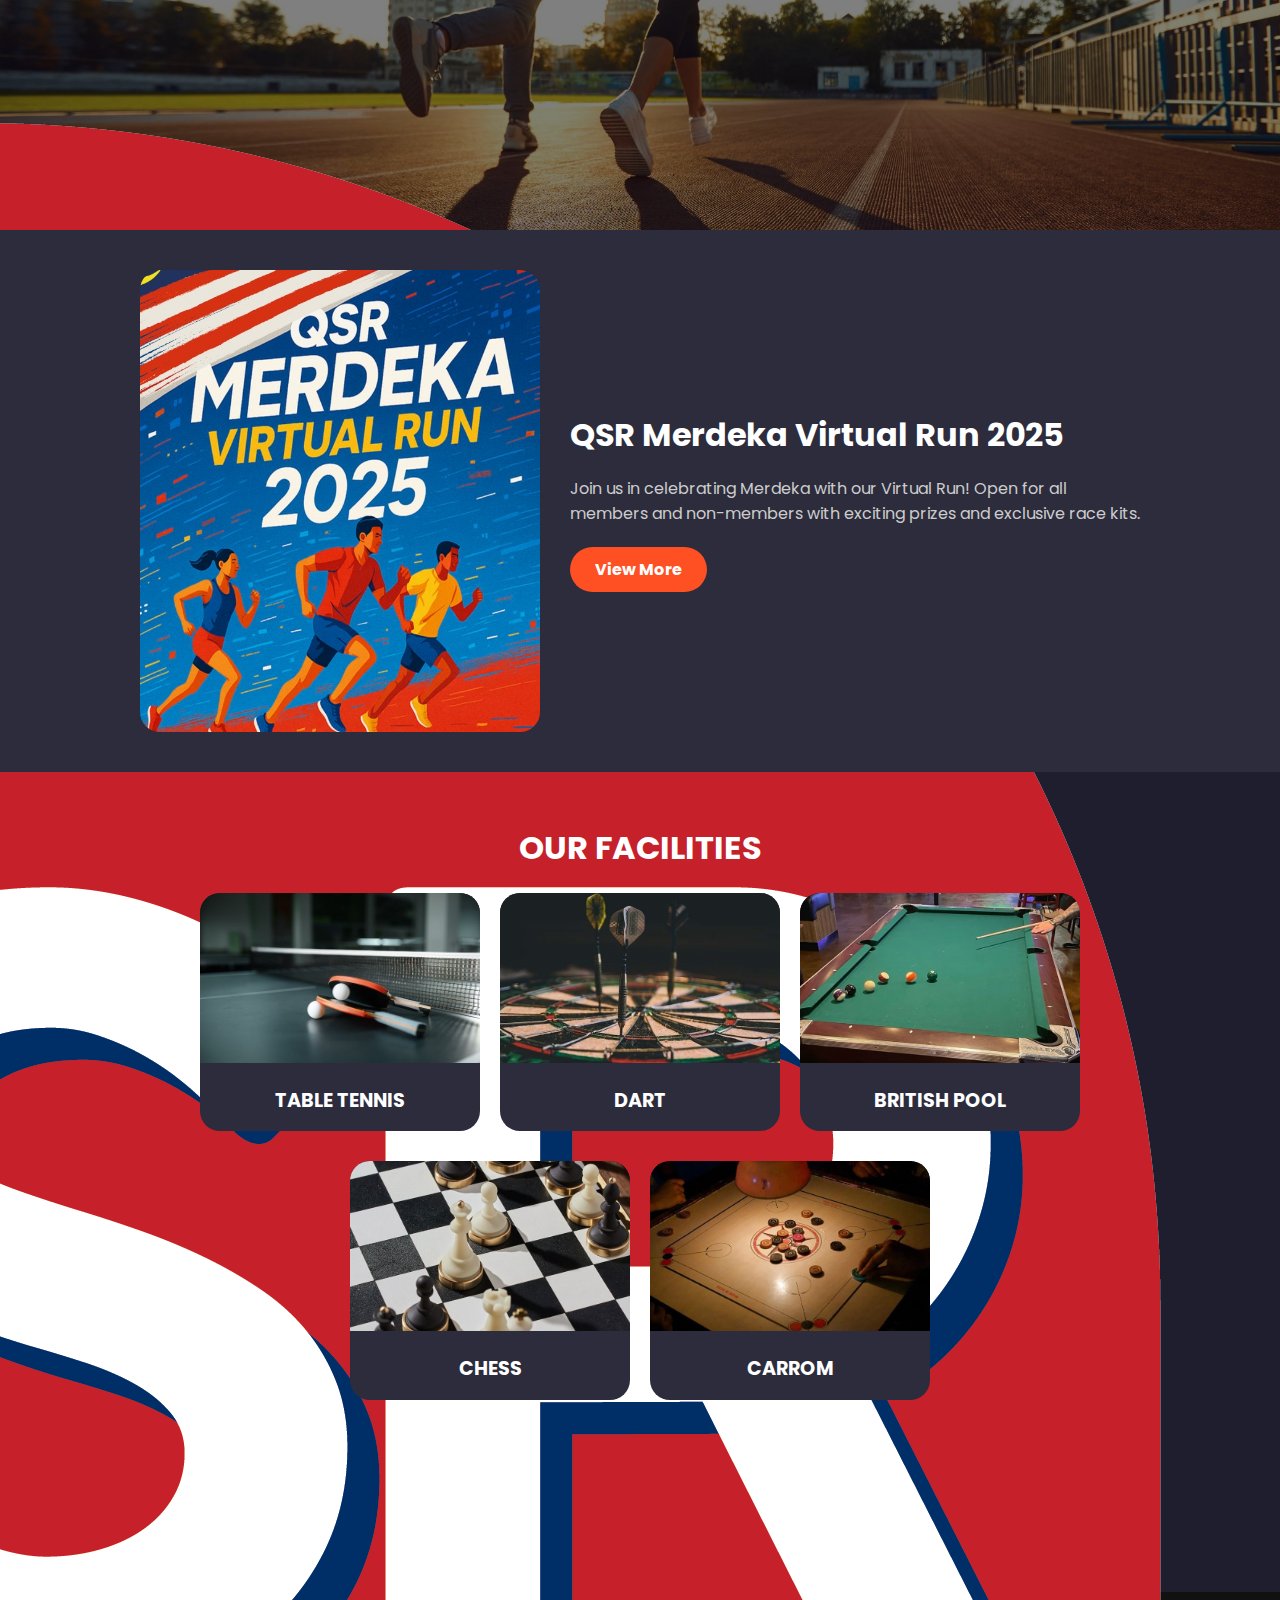
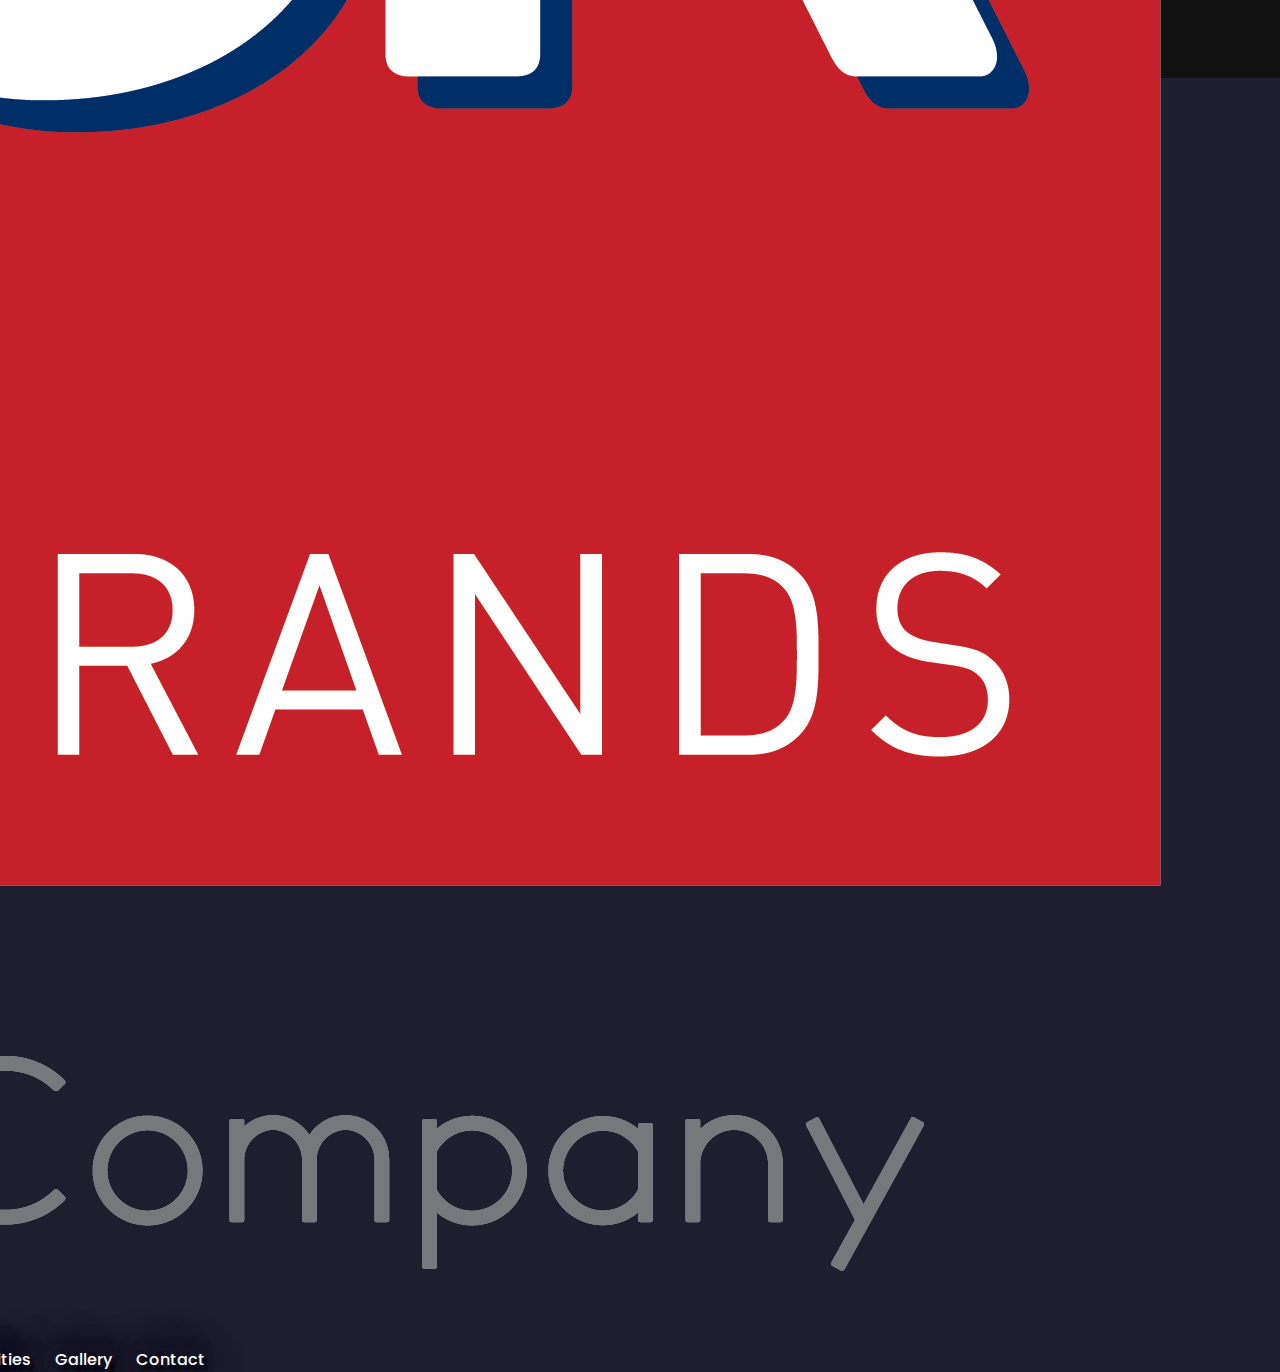
<file: index.html>
<!DOCTYPE html>
<html lang="en">
<head>
  <meta charset="UTF-8" />
  <meta name="viewport" content="width=device-width, initial-scale=1.0"/>
  <title>QSR Brands Sports & Recreation Club</title>
  <link href="https://fonts.googleapis.com/css2?family=Poppins:wght@400;700&display=swap" rel="stylesheet">
  <link rel="stylesheet" href="style.css" />
</head>
<body>  


<!-- Header -->
  <header class="hero-header">
    <div class="overlay">
      <div class="nav-container">
<nav id="navbar">
  <div class="nav-left">
    <a href="index.html">
      <img src="image/qsr_logo.png" alt="QSR Brands Logo" class="logo" />
    </a>
  </div>
  <div class="nav-right">
    <a href="index.html">Home</a>
    <a href="events.html">Events</a>
    <a href="facilities.html">Facilities</a>
    <a href="#">Gallery</a>
    <a href="#">Contact</a>
  </div>
</nav>

      </div>
      <h1>QSR SPORTS & RECREATION CLUB</h1>
    </div>
  </header>

  <!-- Events Section -->
  <section class="event-highlight">
    <div class="event-content">
      <img src="image/run.jpg" alt="Virtual Run" class="event-image" />
      <div class="event-details">
        <h2>QSR Merdeka Virtual Run 2025</h2>
        <p>Join us in celebrating Merdeka with our Virtual Run! Open for all members and non-members with exciting prizes and exclusive race kits.</p>
        <a href="merdeka_run.html" class="btn-event">View More</a>
      </div>
    </div>
  </section>

  <!-- Facilities Section -->
  <h2 class="section-title">OUR FACILITIES</h2>
  <div class="classes-grid">
  <!-- Row 1: 3 items -->
  <div class="row row-3">
    <div class="class-card">
      <img src="image/table_tennis.jpg" alt="Table Tennis" />
      <h3>TABLE TENNIS</h3>
    </div>
    <div class="class-card">
      <img src="image/dart.jpg" alt="DART" />
      <h3>DART</h3>
    </div>
    <div class="class-card">
      <img src="image/pool.jpg" alt="British Pool" />
      <h3>BRITISH POOL</h3>
    </div>
    </div>

  <!-- Row 2: 2 items -->
  <div class="row row-2">
    <div class="class-card">
      <img src="image/chess.jpg" alt="Chess" />
      <h3>CHESS</h3>
    </div>
    <div class="class-card">
      <img src="image/carrom.jpg" alt="Carrom" />
      <h3>CARROM</h3>
    </div>
  </div>
  </div>
 
  <!-- Booking Button -->
  <div class="booking-btn-container">
  <a target="_blank" href="booking.html" class="btn-booking">Book a Facility</a>
  </div>




  <!-- Footer -->
  <footer>
    <p>Contact us at <a href="mailto:qsrsport@qsrbrands.com">qsrsport@qsrbrands.com</a>
    <p>&copy; 2025 QSR Brands Sports & Recreation Club</p>
  </footer>

  <button id="backToTop">&#8679;</button>

  <script>
  const sections = document.querySelectorAll('.section-title, .classes-grid, .event-highlight');
  const observer = new IntersectionObserver(entries => {
    entries.forEach(entry => {
      if (entry.isIntersecting) {
        entry.target.classList.add('visible');
      }
    });
  }, {
    threshold: 0.2
  });

  sections.forEach(section => {
    observer.observe(section);
  });


  const backToTopBtn = document.getElementById("backToTop");

  window.onscroll = function () {
    if (document.body.scrollTop > 300 || document.documentElement.scrollTop > 300) {
      backToTopBtn.style.display = "block";
    } else {
      backToTopBtn.style.display = "none";
    }
  };

  backToTopBtn.addEventListener("click", function () {
    window.scrollTo({
      top: 0,
      behavior: "smooth"
    });
  });
</script>


</body>
</html>
</file>
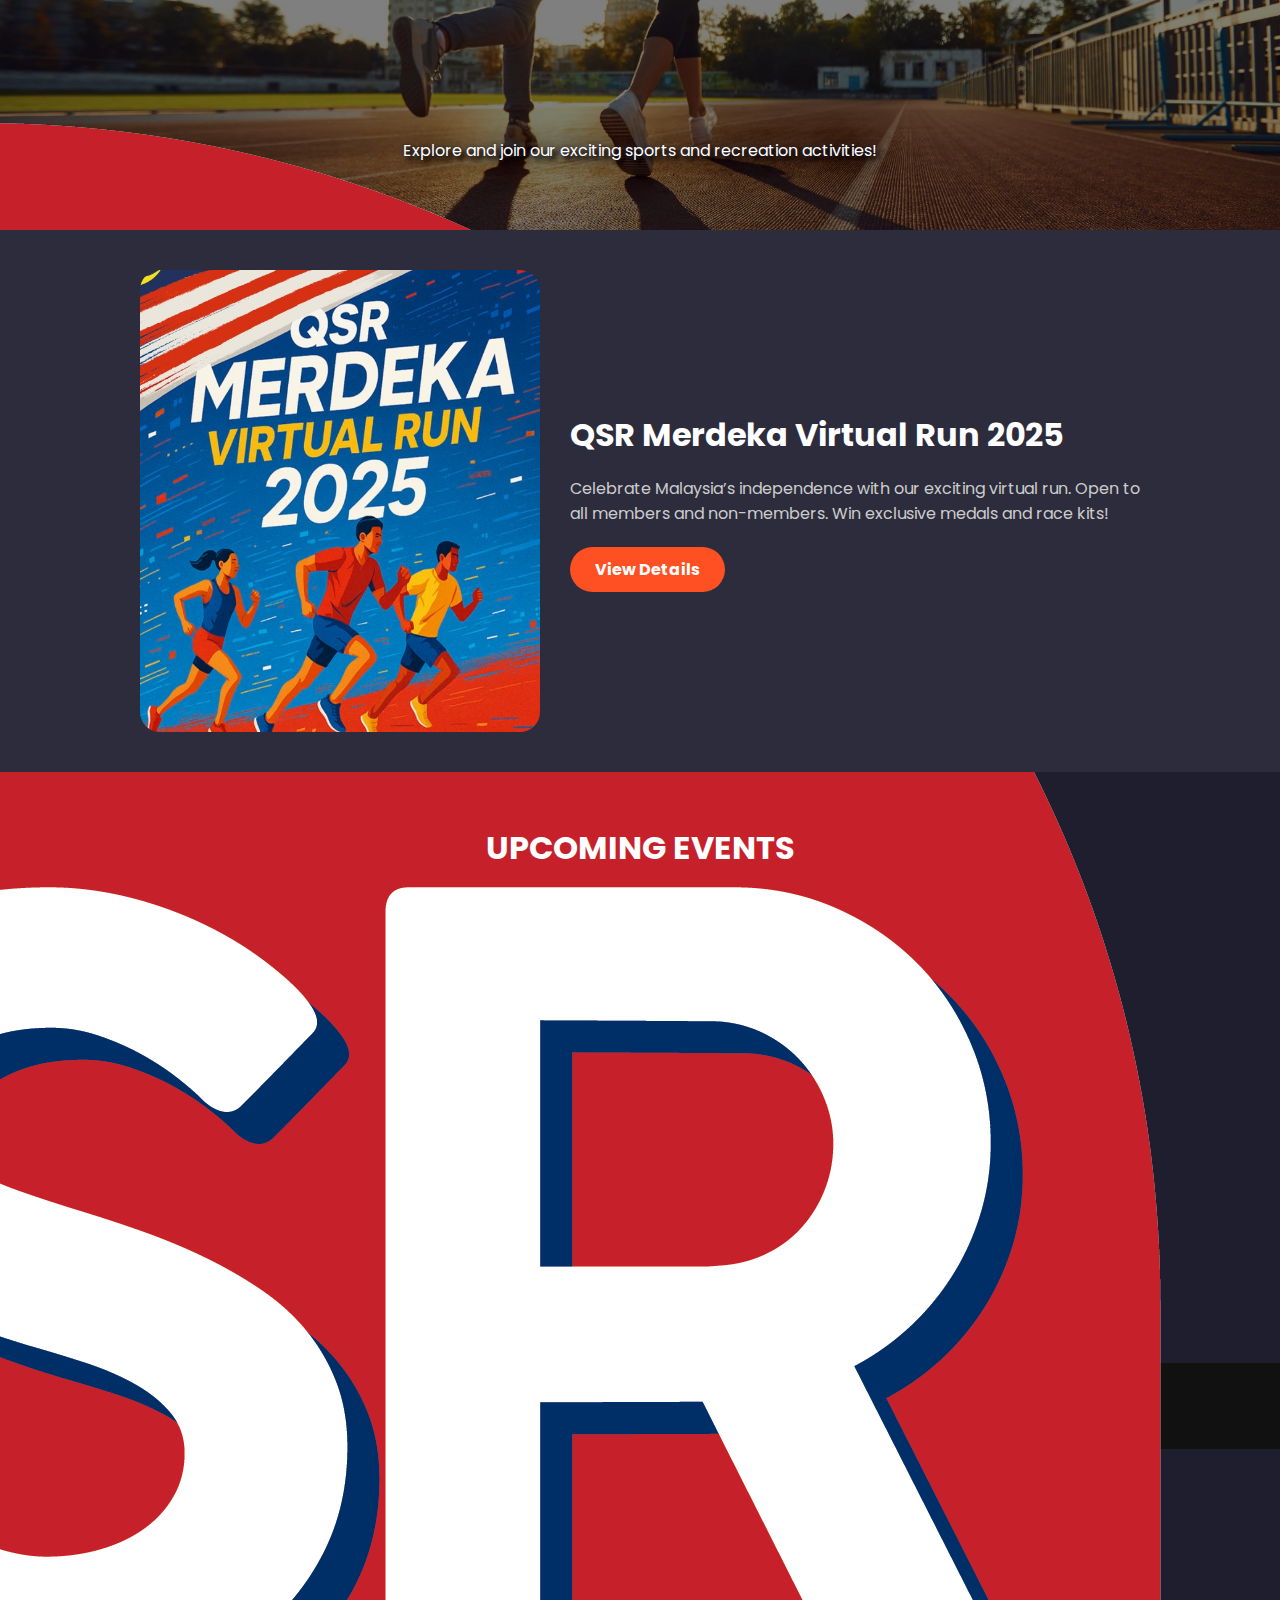
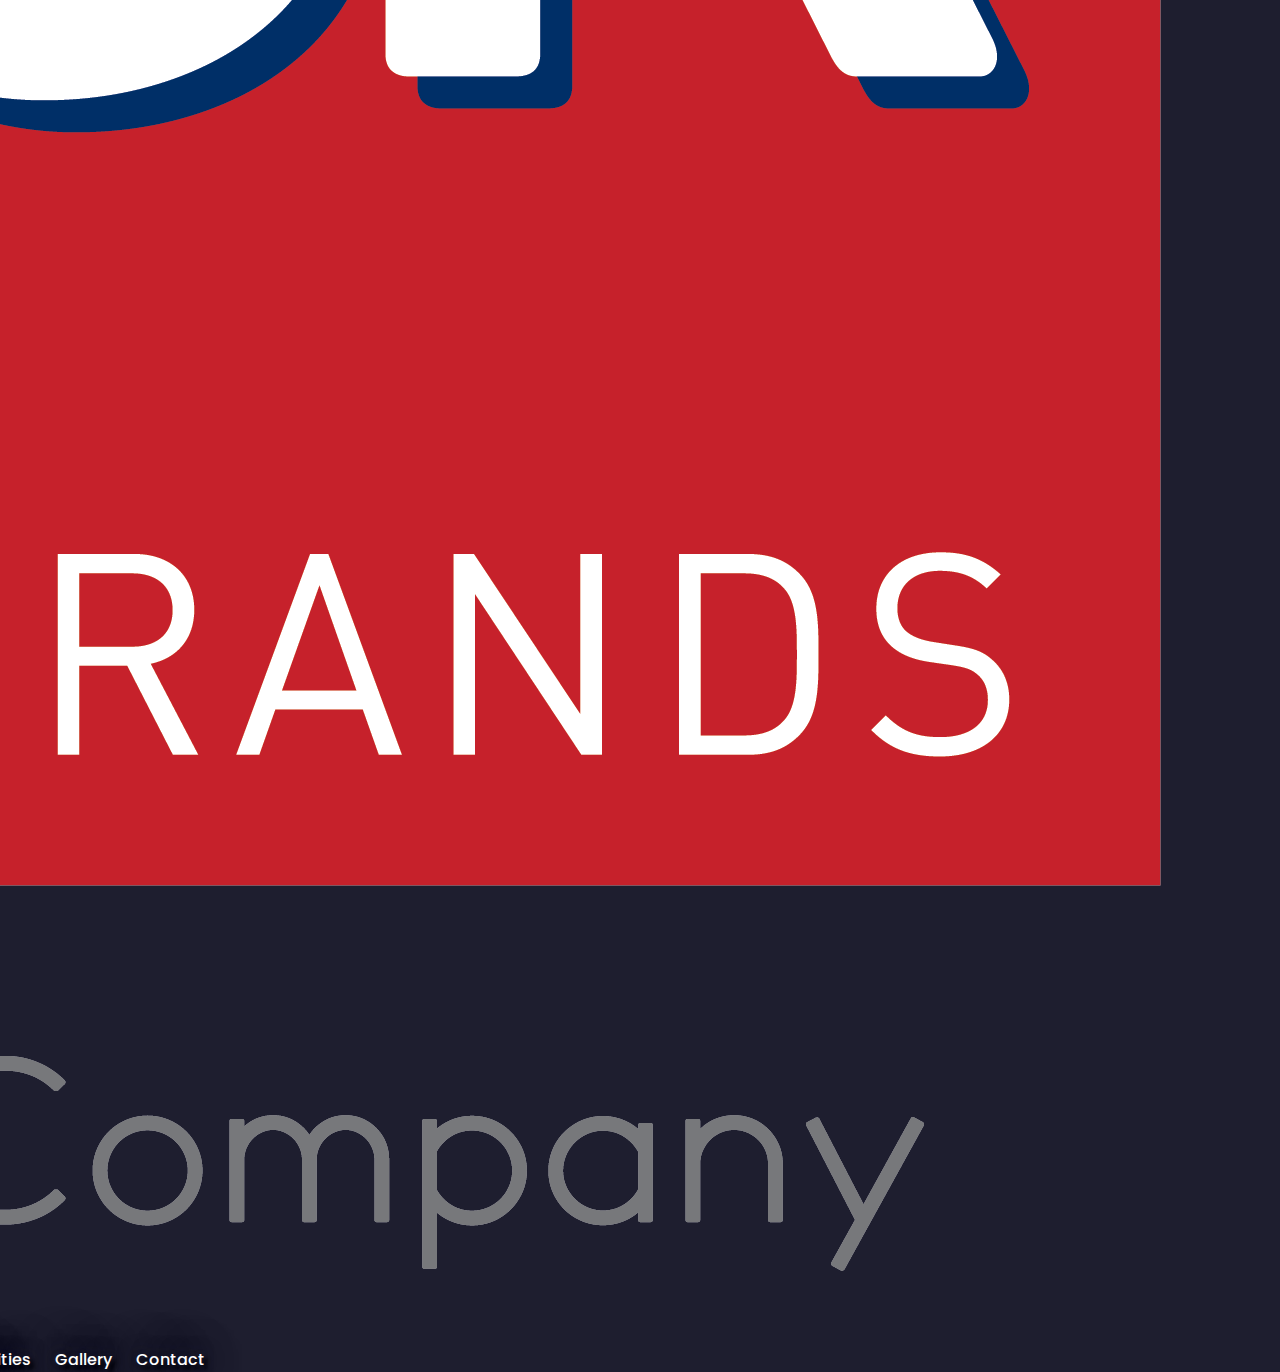
<file: events.html>
<!DOCTYPE html>
<html lang="en">
<head>
  <meta charset="UTF-8" />
  <meta name="viewport" content="width=device-width, initial-scale=1.0"/>
  <title>Events | QSR Brands Sports & Recreation Club</title>
  <link href="https://fonts.googleapis.com/css2?family=Poppins:wght@400;700&display=swap" rel="stylesheet">
  <link rel="stylesheet" href="style.css" />
</head>
<body>

<!-- Header -->
  <header class="hero-header">
    <div class="overlay">
      <div class="nav-container">
<nav id="navbar">
  <div class="nav-left">
    <a href="index.html">
      <img src="image/qsr_logo.png" alt="QSR Brands Logo" class="logo" />
    </a>
  </div>
  <div class="nav-right">
    <a href="index.html">Home</a>
    <a href="events.html">Events</a>
    <a href="facilities.html">Facilities</a>
    <a href="#">Gallery</a>
    <a href="#">Contact</a>
  </div>
</nav>
</div>
      <h1 class="animated">OUR EVENTS</h1>
      <p class="animated">Explore and join our exciting sports and recreation activities!</p>
    </div>
  </header>

  <!-- Highlighted Event -->
  <section class="event-highlight animated">
    <div class="event-content">
      <img src="image/run.jpg" alt="Merdeka Run" class="event-image" />
      <div class="event-details">
        <h2>QSR Merdeka Virtual Run 2025</h2>
        <p>Celebrate Malaysia’s independence with our exciting virtual run. Open to all members and non-members. Win exclusive medals and race kits!</p>
        <a href="merdeka_run.html" class="btn-event">View Details</a>
      </div>
    </div>
  </section>

  <!-- Upcoming Events (Card Style) -->
  <h2 class="section-title">UPCOMING EVENTS</h2>

  <section class="events-grid">
    <div class="event-card">
      <img src="image/yoga.jpg" alt="Yoga Retreat" />
      <h3>Weekend Yoga Retreat</h3>
      <button class="add-btn">View more</button>
    </div>

    <div class="event-card">
      <img src="image/bowling.jpg" alt="Bowling Tournament" />
      <h3>Bowling Tournament</h3>
      <button class="add-btn">View more</button>
    </div>

    <div class="event-card">
      <img src="image/hiking.jpg" alt="Hiking" />
      <h3>Group Hiking</h3>
      <button class="add-btn">View more</button>
    </div>
  </section>

  <!-- Footer -->
  <footer>
    <p>Contact us at <a href="mailto:qsrsport@qsrbrands.com">qsrsport@qsrbrands.com</a>
    <p>&copy; 2025 QSR Brands Sports & Recreation Club</p>
  </footer>

  <!-- Back to Top Button -->
  <button id="backToTop">&#8679;</button>

  <!-- Scroll animation -->
  <script>
    const sections = document.querySelectorAll('.section-title, .event-highlight, .events-grid, .booking-btn-container');
    const observer = new IntersectionObserver(entries => {
      entries.forEach(entry => {
        if (entry.isIntersecting) {
          entry.target.classList.add('visible');
        }
      });
    }, { threshold: 0.2 });

    sections.forEach(section => {
      observer.observe(section);
    });

    const backToTopBtn = document.getElementById("backToTop");
    window.onscroll = function () {
      if (document.body.scrollTop > 300 || document.documentElement.scrollTop > 300) {
        backToTopBtn.style.display = "block";
      } else {
        backToTopBtn.style.display = "none";
      }
    };
    backToTopBtn.addEventListener("click", function () {
      window.scrollTo({ top: 0, behavior: "smooth" });
    });
  </script>

</body>
</html>
</file>
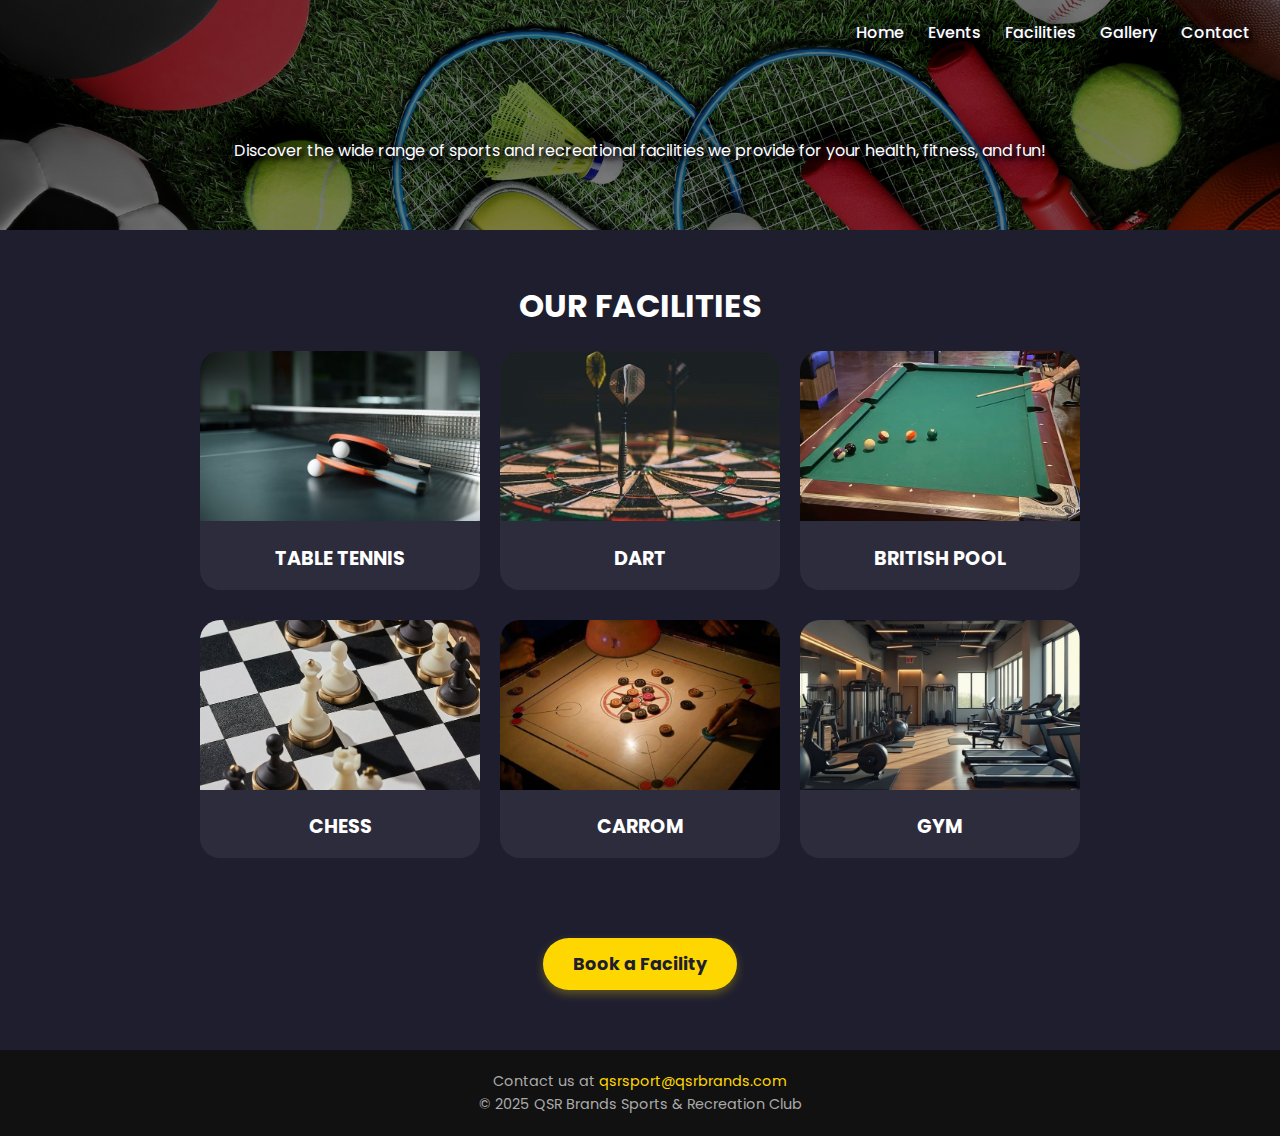
<file: facilities.html>
<!DOCTYPE html>
<html lang="en">
<head>
  <meta charset="UTF-8" />
  <meta name="viewport" content="width=device-width, initial-scale=1.0"/>
  <title>Facilities | QSR Brands Sports & Recreation Club</title>
  <link href="https://fonts.googleapis.com/css2?family=Poppins:wght@400;700&display=swap" rel="stylesheet">
  <link rel="stylesheet" href="style.css" />

 <style>
  .hero-header {
      background: url('image/facilities.jpg') center center / cover no-repeat;
      height: 230px;
      display: flex;
      align-items: center;
      justify-content: center;
      position: relative;
      text-align: center;
    }

    .hero-header .overlay {
      background-color: rgba(0, 0, 0, 0.5S);
      width: 100%;
      height: 100%;
      display: flex;
      flex-direction: column;
      justify-content: center;
      align-items: center;
      padding: 20px;
    }

    .hero-header h1 {
      color: var(--white);
      font-size: 2.8rem;
      font-weight: 700;
      opacity: 0;
      transform: translateY(30px);
      animation: liftFade 1s ease-out forwards;
      animation-delay: 0.3s;
      text-shadow:
        0 0 6px var(--dark-bg),
        0 0 20px var(--dark-bg),
        0 0 80px var(--dark-bg),
        4px 4px 4px rgba(0, 0, 0, 4);
    }
 </style>

</head>
<body>

  <!-- Header -->
  <header class="hero-header">
    <div class="overlay">
      <div class="nav-container">
        <nav id="navbar">
          <a href="index.html">Home</a>
          <a href="events.html">Events</a>
          <a href="facilities.html">Facilities</a>
          <a href="#">Gallery</a>
          <a href="#">Contact</a>
        </nav>
      </div>
      <h1>FACILITIES</h1>
      <p>Discover the wide range of sports and recreational facilities we provide for your health, fitness, and fun!</p>
    </div>
  </header>

  <!-- Facilities Section -->
<h2 class="section-title">OUR FACILITIES</h2>
<div class="classes-grid">
  <!-- Row 1: 3 items -->
  <div class="row row-3">
    <div class="class-card">
      <img src="image/table_tennis.jpg" alt="Table Tennis" />
      <h3>TABLE TENNIS</h3>
    </div>
    <div class="class-card">
      <img src="image/dart.jpg" alt="Dart" />
      <h3>DART</h3>
    </div>
    <div class="class-card">
      <img src="image/pool.jpg" alt="British Pool" />
      <h3>BRITISH POOL</h3>
    </div>
  </div>

  <!-- Row 2: 3 items -->
  <div class="row row-3">
    <div class="class-card">
      <img src="image/chess.jpg" alt="Chess" />
      <h3>CHESS</h3>
    </div>
    <div class="class-card">
      <img src="image/carrom.jpg" alt="Carrom" />
      <h3>CARROM</h3>
    </div>
    <div class="class-card">
      <img src="image/gym.jpg" alt="Gym" />
      <h3>GYM</h3>
    </div>
  </div>
</div> <!-- ✅ CLOSE classes-grid here -->

<!-- Booking Button (outside grid) -->
<div class="booking-btn-container">
  <a target="_blank" href="booking.html" class="btn-booking">Book a Facility</a>
</div>

<!-- Footer -->
<footer>
  <p>Contact us at <a href="mailto:qsrsport@qsrbrands.com">qsrsport@qsrbrands.com</a> 
  <p>&copy; 2025 QSR Brands Sports & Recreation Club</p>
</footer>


<button id="backToTop">&#8679;</button>

  <!-- Scroll animation script -->
  <script>
    const sections = document.querySelectorAll('.section-title, .classes-grid');
    const observer = new IntersectionObserver(entries => {
      entries.forEach(entry => {
        if (entry.isIntersecting) {
          entry.target.classList.add('visible');
        }
      });
    }, {
      threshold: 0.2
    });

    sections.forEach(section => {
      observer.observe(section);
    });
  const backToTopBtn = document.getElementById("backToTop");

  window.onscroll = function () {
    if (document.body.scrollTop > 300 || document.documentElement.scrollTop > 300) {
      backToTopBtn.style.display = "block";
    } else {
      backToTopBtn.style.display = "none";
    }
  };

  backToTopBtn.addEventListener("click", function () {
    window.scrollTo({
      top: 0,
      behavior: "smooth"
    });
  });
</script>

</body>
</html>
</file>
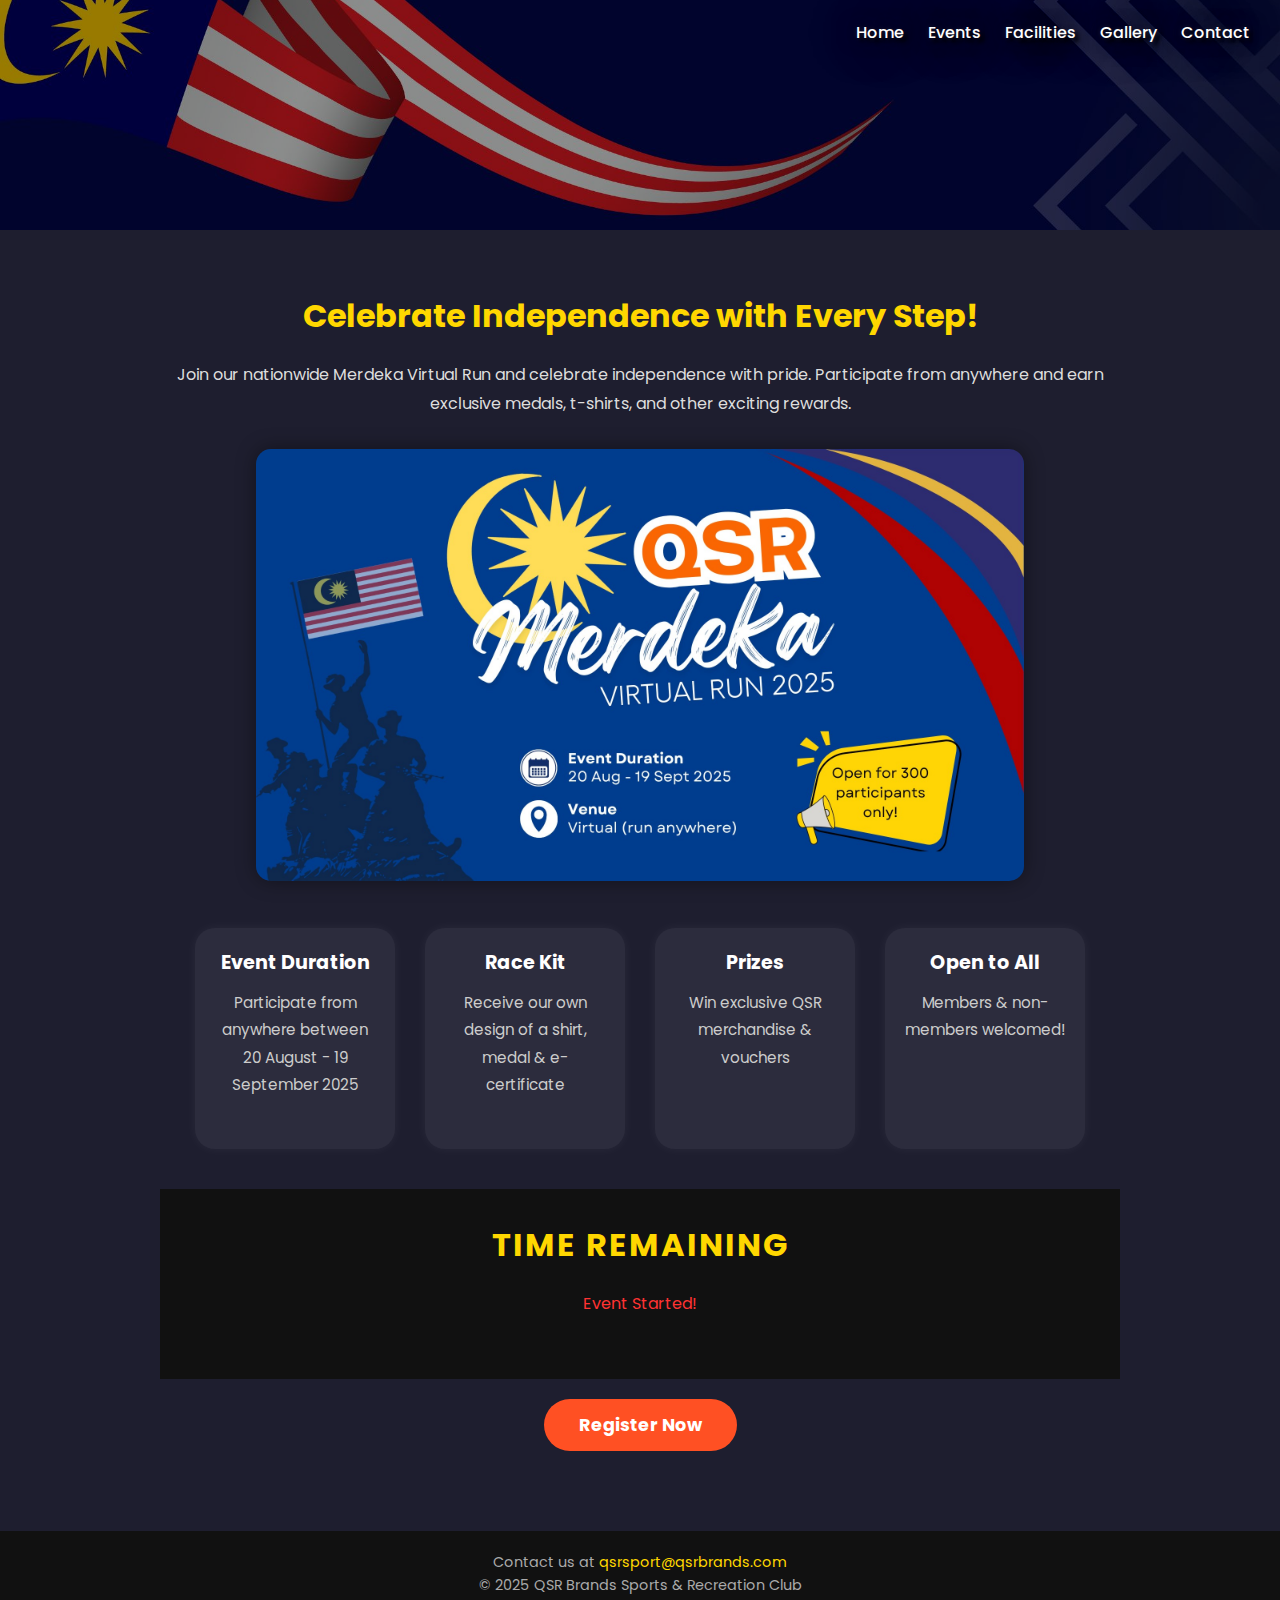
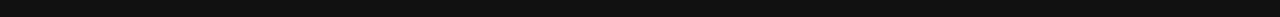
<file: merdeka_run.html>
<!DOCTYPE html>
<html lang="en">
<head>
  <meta charset="UTF-8" />
  <meta name="viewport" content="width=device-width, initial-scale=1.0"/>
  <title>Merdeka Virtual Run 2025 | QSR Club</title>
  <link href="https://fonts.googleapis.com/css2?family=Poppins:wght@400;700&display=swap" rel="stylesheet">
  <link rel="stylesheet" href="style.css" />
  <style>
    .hero-header {
      background: url('image/merdeka_banner.jpg') center center / cover no-repeat;
      height: 230px;
      display: flex;
      align-items: center;
      justify-content: center;
      position: relative;
      text-align: center;
    }

    .hero-header .overlay {
      background-color: rgba(0, 0, 0, 0.4);
      width: 100%;
      height: 100%;
      display: flex;
      flex-direction: column;
      justify-content: center;
      align-items: center;
      padding: 20px;
    }

    .hero-header h1 {
      color: var(--white);
      font-size: 2.8rem;
      font-weight: 700;
      opacity: 0;
      transform: translateY(30px);
      animation: liftFade 1s ease-out forwards;
      animation-delay: 0.3s;
      text-shadow:
        0 0 4px var(--accent),
        0 0 20px var(--dark-bg),
        0 0 40px var(--dark-bg),
        2px 2px 2px rgba(0, 0, 0, 1);
    }

    @keyframes liftFade {
      to {
        opacity: 1;
        transform: translateY(0);
      }
    }

    .event-info {
      max-width: 1000px;
      margin: 60px auto;
      padding: 0 20px;
      text-align: center;
    }

    .event-info h2 {
      font-size: 2rem;
      color: var(--primary);
      margin-bottom: 20px;
    }

    .event-info p {
      color: #ddd;
      line-height: 1.8;
      margin-bottom: 30px;
    }

    .features {
      display: flex;
      flex-wrap: wrap;
      justify-content: center;
      gap: 30px;
      margin-bottom: 40px;
    }

    .feature-card {
      background-color: #2c2c3d;
      padding: 20px;
      border-radius: 20px;
      flex: 1 1 calc(22% - 30px); /* UPDATED for 4 per row */
      max-width: calc(22% - 30px);
      min-width: 200px;
      text-align: center;
      box-shadow: 0 0 12px rgba(255, 255, 255, 0.05);
      transition: transform 0.3s ease;
    }

    .feature-card:hover {
      transform: translateY(-10px) scale(1.03);
    }

    .feature-card h3 {
      color: var(--white);
      font-size: 1.2rem;
      margin-bottom: 10px;
    }

    .feature-card p {
      color: #ccc;
      font-size: 0.95rem;
    }

    .register-btn {
      margin: 20px;
      display: inline-block;
      padding: 12px 35px;
      background-color: var(--accent);
      color: var(--white);
      font-weight: bold;
      font-size: 1.1rem;
      border-radius: 30px;
      text-decoration: none;
      transition: background-color 0.3s ease, transform 0.3s ease;
    }

    .register-btn:hover {
      background-color: #e03d12;
      transform: scale(1.05);
    }

    .poster-image {
      max-width: 80%;
      border-radius: 15px;
      box-shadow: 0 0 20px rgba(0, 0, 0, 0.4);
      transition: transform 0.4s ease, box-shadow 0.4s ease;
    }

    .poster-image:hover {
      transform: scale(1.05);
      box-shadow: 0 0 30px rgba(255, 255, 255, 0.3), 0 0 60px rgba(255, 255, 255, 0.2);
    }

    @media (max-width: 992px) {
      .feature-card {
        flex: 1 1 calc(45% - 30px);
        max-width: calc(45% - 30px);
      }
    }

    @media (max-width: 600px) {
      .feature-card {
        flex: 1 1 100%;
        max-width: 100%;
      }
    }
  </style>
</head>
<body>

  <!-- Header with Navbar (same as index.html) -->
  <header class="hero-header">
    <div class="overlay">
      <div class="nav-container">
        <nav id="navbar">
          <a href="index.html">Home</a>
          <a href="events.html">Events</a>
          <a href="facilities.html">Facilities</a>
          <a href="gallery.html">Gallery</a>
          <a href="contact.html">Contact</a>
        </nav>
      </div>
      <h1>Merdeka Virtual Run 2025</h1>
    </div>
  </header>

  <!-- Event Info Section -->
  <section class="event-info">
    <h2 class="section-title">Celebrate Independence with Every Step!</h2>
    <p>
      Join our nationwide Merdeka Virtual Run and celebrate independence with pride. Participate from anywhere and earn exclusive medals, t-shirts, and other exciting rewards.
    </p>

    <!-- Poster Image -->
    <div style="margin-bottom: 40px;">
      <img src="image/poster.jpg" alt="Merdeka Virtual Run Poster" class="poster-image"/>
    </div>

    <div class="features">
      <div class="feature-card">
        <h3>Event Duration</h3>
        <p>Participate from anywhere between 20 August - 19 September 2025</p>
      </div>
      <div class="feature-card">
        <h3>Race Kit</h3>
        <p>Receive our own design of a shirt, medal & e-certificate</p>
      </div>
      <div class="feature-card">
        <h3>Prizes</h3>
        <p>Win exclusive QSR merchandise & vouchers</p>
      </div>
      <div class="feature-card">
        <h3>Open to All</h3>
        <p>Members & non-members welcomed!</p>
      </div>
    </div>

<section class="flip-countdown-wrapper">
  <div class="flip-countdown">
    <h2>TIME REMAINING</h2>
    <div class="flip-timer" id="countdown">
      <div class="time-box">
        <div id="days">00</div>
        <span>DAYS</span>
      </div>
      <div class="colon">:</div>
      <div class="time-box">
        <div id="hours">00</div>
        <span>HOURS</span>
      </div>
      <div class="colon">:</div>
      <div class="time-box">
        <div id="minutes">00</div>
        <span>MINUTES</span>
      </div>
      <div class="colon">:</div>
      <div class="time-box">
        <div id="seconds">00</div>
        <span>SECONDS</span>
      </div>
    </div>
  </div>
</section>

    <a target="_blank" href="https://forms.gle/4i822a1jsorKyEb1A" class="register-btn">Register Now</a>
  </section>

  <!-- Footer -->
  <footer>
    <p>Contact us at <a href="mailto:qsrsport@qsrbrands.com">qsrsport@qsrbrands.com</a>
    <p>&copy; 2025 QSR Brands Sports & Recreation Club</p>
  </footer>

    <!-- Scroll animation script -->
  <script>
    const sections = document.querySelectorAll('.section-title, .classes-grid');
    const observer = new IntersectionObserver(entries => {
      entries.forEach(entry => {
        if (entry.isIntersecting) {
          entry.target.classList.add('visible');
        }
      });
    }, {
      threshold: 0.2
    });

    sections.forEach(section => {
      observer.observe(section);
    });

  function updateCountdown() {
    const eventDate = new Date("August 20, 2025 00:00:00").getTime();
    const now = new Date().getTime();
    const diff = eventDate - now;

    if (diff <= 0) {
      document.getElementById("countdown").innerHTML = "<p style='color: #f33;'>Event Started!</p>";
      return;
    }

    const days = Math.floor(diff / (1000 * 60 * 60 * 24));
    const hours = Math.floor((diff % (1000 * 60 * 60 * 24)) / (1000 * 60 * 60));
    const minutes = Math.floor((diff % (1000 * 60 * 60)) / (1000 * 60));
    const seconds = Math.floor((diff % (1000 * 60)) / 1000);

    document.getElementById("days").innerText = String(days).padStart(2, '0');
    document.getElementById("hours").innerText = String(hours).padStart(2, '0');
    document.getElementById("minutes").innerText = String(minutes).padStart(2, '0');
    document.getElementById("seconds").innerText = String(seconds).padStart(2, '0');
  }

  setInterval(updateCountdown, 1000);
  updateCountdown();
  </script>

</script>


</body>
</html>
</file>
<file: style.css>
:root {
  --dark-bg: #1e1e2f;
  --primary: #ffd700;
  --accent: #ff5023;
  --white: #fff;
}

* {
  box-sizing: border-box;
  margin: 0;
  padding: 0;
}

body {
  font-family: 'Poppins', sans-serif;
  background-color: var(--dark-bg);
  color: var(--white);
  line-height: 1.6;
}

/* Header */
.hero-header {
  background: url('image/header.jpg') center center / cover no-repeat;
  height: 230px;
  display: flex;
  align-items: center;
  justify-content: center;
  position: relative;
  text-align: center;
      text-shadow:
        0 0 4px var(--dark-bg),
        0 0 20px var(--dark-bg),
        0 0 60px var(--dark-bg),
        4px 4px 4px rgba(0, 0, 0, 2);
}

.hero-header .overlay {
  background-color: rgba(0, 0, 0, 0.5);
  width: 100%;
  height: 100%;
  display: flex;
  flex-direction: column;
  justify-content: center;
  align-items: center;
  padding: 20px;
}

.nav-container {
  position: absolute;
  top: 20px;
  right: 20px;
}

nav a {
  margin: 0 10px;
  text-decoration: none;
  color: var(--white);
  font-weight: 500;
  transition: color 0.3s;
}

nav a:hover {
  color: var(--primary);
}

.hero-header h1 {
  color: var(--white);
  font-size: 2.8rem;
  font-weight: 700;
  opacity: 0;
  transform: translateY(30px);
  animation: liftFade 1s ease-out forwards;
  animation-delay: 0.3s;
}


/* Keyframes for the lift animation */
@keyframes liftFade {
  to {
    opacity: 1;
    transform: translateY(0);
  }
}


/* Events Section */
.event-highlight {
  background-color: #2c2c3d;
  padding: 40px 20px;
  display: flex;
  justify-content: center;
  align-items: center;
  opacity: 0;
  transform: translateY(40px);
  transition: opacity 0.8s ease, transform 0.8s ease;
}

.event-highlight.visible {
  opacity: 1;
  transform: translateY(0);
}

.event-content {
  display: flex;
  align-items: center;
  gap: 30px;
  max-width: 1000px;
}

.event-image {
  width: 100%;
  max-width: 400px;
  border-radius: 20px;
  transition: transform 0.5s ease;
}

.event-image:hover {
  transform: scale(1.05);
  cursor: pointer;
}

.event-details {
  flex: 1;
}

.event-details h2 {
  font-size: 2rem;
  margin-bottom: 15px;
}

.event-details p {
  margin-bottom: 20px;
  color: #ccc;
}

.btn-event {
  display: inline-block;
  padding: 10px 25px;
  background-color: var(--accent);
  color: var(--white);
  border-radius: 30px;
  font-weight: bold;
  text-decoration: none;
  transition: background-color 0.3s ease;
}

.btn-event:hover {
  background-color: #e03d12;
}

/* Events Grid Section - Product Card Style */
.events-grid {
  display: grid;
  grid-template-columns: repeat(auto-fit, minmax(220px, 1fr));
  gap: 10px;
  padding: 40px 20px 60px;
  justify-items: center;
  opacity: 0;
  transform: translateY(40px);
  transition: opacity 0.8s ease, transform 0.8s ease;
}

.events-grid.visible {
  opacity: 1;
  transform: translateY(0);
}

.event-card {
  background: #2c2c3d;
  color: #fff;
  border-radius: 20px;
  width: 100%;
  max-width: 260px;
  padding: 15px;
  box-shadow: 0 8px 25px rgba(0,0,0,2);
  display: flex;
  flex-direction: column;
  justify-content: space-between; /* Makes content fill vertical space */
  text-align: center;
  transition: transform 0.3s ease, box-shadow 0.3s ease;
}

.event-card:hover {
  transform: translateY(-6px);
  box-shadow: 0 12px 30px rgba(255, 215, 0, 0.3);
}

.event-card img {
  width: 100%;
  height: 230px;
  object-fit: cover;
  border-radius: 15px;
  margin-bottom: 12px;
}

.event-card h3 {
  font-size: 1.2rem;
  font-weight: 600;
  margin: 10px 0 20px; /* Added bottom margin to separate from button */
}

.event-card .price {
  font-weight: bold;
  font-size: 1rem;
  color: #444;
  margin-bottom: 15px;
}

.event-card .add-btn {
  margin-top: auto; /* Ensures button stays at the bottom */
  border: 1px solid #fff;
  background-color: transparent;
  color: #fff;
  padding: 10px 22px;
  font-weight: 500;
  border-radius: 25px;
  cursor: pointer;
  transition: all 0.3s ease;
}

.event-card .add-btn:hover {
  background-color: var(--primary);
  color: var(--dark-bg);
  border: none;
  box-shadow: 0 5px 15px rgba(255, 215, 0, 0.4);
}


/* Facilities Section */
.section-title {
  text-align: center;
  font-size: 2rem;
  margin: 50px 0 20px;
  opacity: 0;
  transform: translateY(40px);
  transition: opacity 0.8s ease, transform 0.8s ease;
}

.section-title.visible {
  opacity: 1;
  transform: translateY(0);
}

.classes-grid {
  display: flex;
  flex-direction: column;
  align-items: center;
  gap: 30px;
  padding: 0 20px 60px;
  opacity: 0;
  transform: translateY(40px);
  transition: opacity 0.8s ease, transform 0.8s ease;
}

.classes-grid.visible {
  opacity: 1;
  transform: translateY(0);
}

.row {
  display: grid;
  gap: 20px;
}

.row-3 {
  grid-template-columns: repeat(3, 1fr);
}

.row-2 {
  grid-template-columns: repeat(2, 1fr);
  justify-content: center;
}

.class-card {
  background-color: #2c2c3d;
  border-radius: 20px;
  overflow: hidden;
  width: 280px;
  text-align: center;
  transition: transform 0.3s, box-shadow 0.3s;
}

.class-card:hover {
  transform: translateY(-10px) scale(1.03);
  background: #141414;
  color: #fff;
  box-shadow: 0 10px 20px var(--accent);
}

.class-card img {
  width: 100%;
  height: 170px;
  object-fit: cover;
}

.class-card h3 {
  padding: 15px;
  font-size: 1.2rem;
}


/* Footer */
footer {
  text-align: center;
  padding: 20px;
  background-color: #111;
  color: #aaa;
  font-size: 0.9rem;
}

footer a {
  color: var(--primary);
  text-decoration: none;
}

footer a:hover {
  text-decoration: underline;
}

/* Responsive Design */
@media (max-width: 768px) {
  .event-content {
    flex-direction: column;
    text-align: center;
  }

  .nav-container {
    top: 10px;
    right: 10px;
  }

  nav a {
    display: inline-block;
    margin: 5px;
  }

  .section-title {
    font-size: 1.5rem;
  }

  .classes-grid {
    grid-template-columns: 1fr;
  }

  .class-card {
    width: 100%;
  }
}

/* Booking Button */
.booking-btn-container {
  text-align: center;
  margin-top: 20px;
  margin-bottom: 60px;
}

.btn-booking {
  display: inline-block;
  padding: 12px 30px;
  background-color: var(--primary);
  color: var(--dark-bg);
  font-weight: bold;
  font-size: 1.1rem;
  border-radius: 30px;
  text-decoration: none;
  transition: all 0.3s ease;
  box-shadow: 0 4px 10px rgba(255, 215, 0, 0.3);
}

.btn-booking:hover {
  background-color: #e6c200;
  transform: scale(1.05);
  box-shadow: 0 6px 15px rgba(255, 215, 0, 0.4);
}

.poster-image {
  max-width: 100%;
  border-radius: 15px;
  box-shadow: 0 0 20px rgba(0, 0, 0, 0.4);
  transition: transform 0.4s ease, box-shadow 0.4s ease;
}

.poster-image:hover {
  transform: scale(1.05);
  box-shadow: 0 0 30px rgba(255, 255, 255, 0.3), 0 0 60px rgba(255, 255, 255, 0.2);
}

#backToTop {
  position: fixed;
  bottom: 30px;
  right: 30px;
  background-color: var(--accent);
  color: var(--white);
  border: none;
  padding: 12px 16px;
  border-radius: 20%;
  font-size: 20px;
  cursor: pointer;
  box-shadow: 0 4px 12px rgba(0,0,0,0.3);
  z-index: 999;
  display: none;
  transition: background-color 0.3s ease, transform 0.3s ease;
}

#backToTop:hover {
  background-color: #e03d12;
  transform: scale(1.1);
}

.flip-countdown {
  background-color: #111;
  padding: 30px 30px;
  text-align: center;
  color: white;
  font-family: 'Poppins', sans-serif;
}

.flip-countdown h2 {
  letter-spacing: 2px;
  font-size: 1.4rem;
  margin-bottom: 30px;
  color: #ccc;
}

.flip-timer {
  display: flex;
  justify-content: center;
  align-items: center;
  gap: 15px;
  flex-wrap: wrap;
}

.time-box {
  background: #222;
  padding: 20px 25px;
  border-radius: 8px;
  box-shadow: inset 0 0 5px rgba(255, 255, 255, 0.1);
  min-width: 80px;
}

.time-box div {
  font-size: 2.8rem;
  font-weight: bold;
  color: white;
}

.time-box span {
  display: block;
  font-size: 0.9rem;
  color: #ffb347;
  margin-top: 5px;
  letter-spacing: 1px;
}

.colon {
  font-size: 2.5rem;
  color: #888;
  padding: 0 5px;
}
</file>
